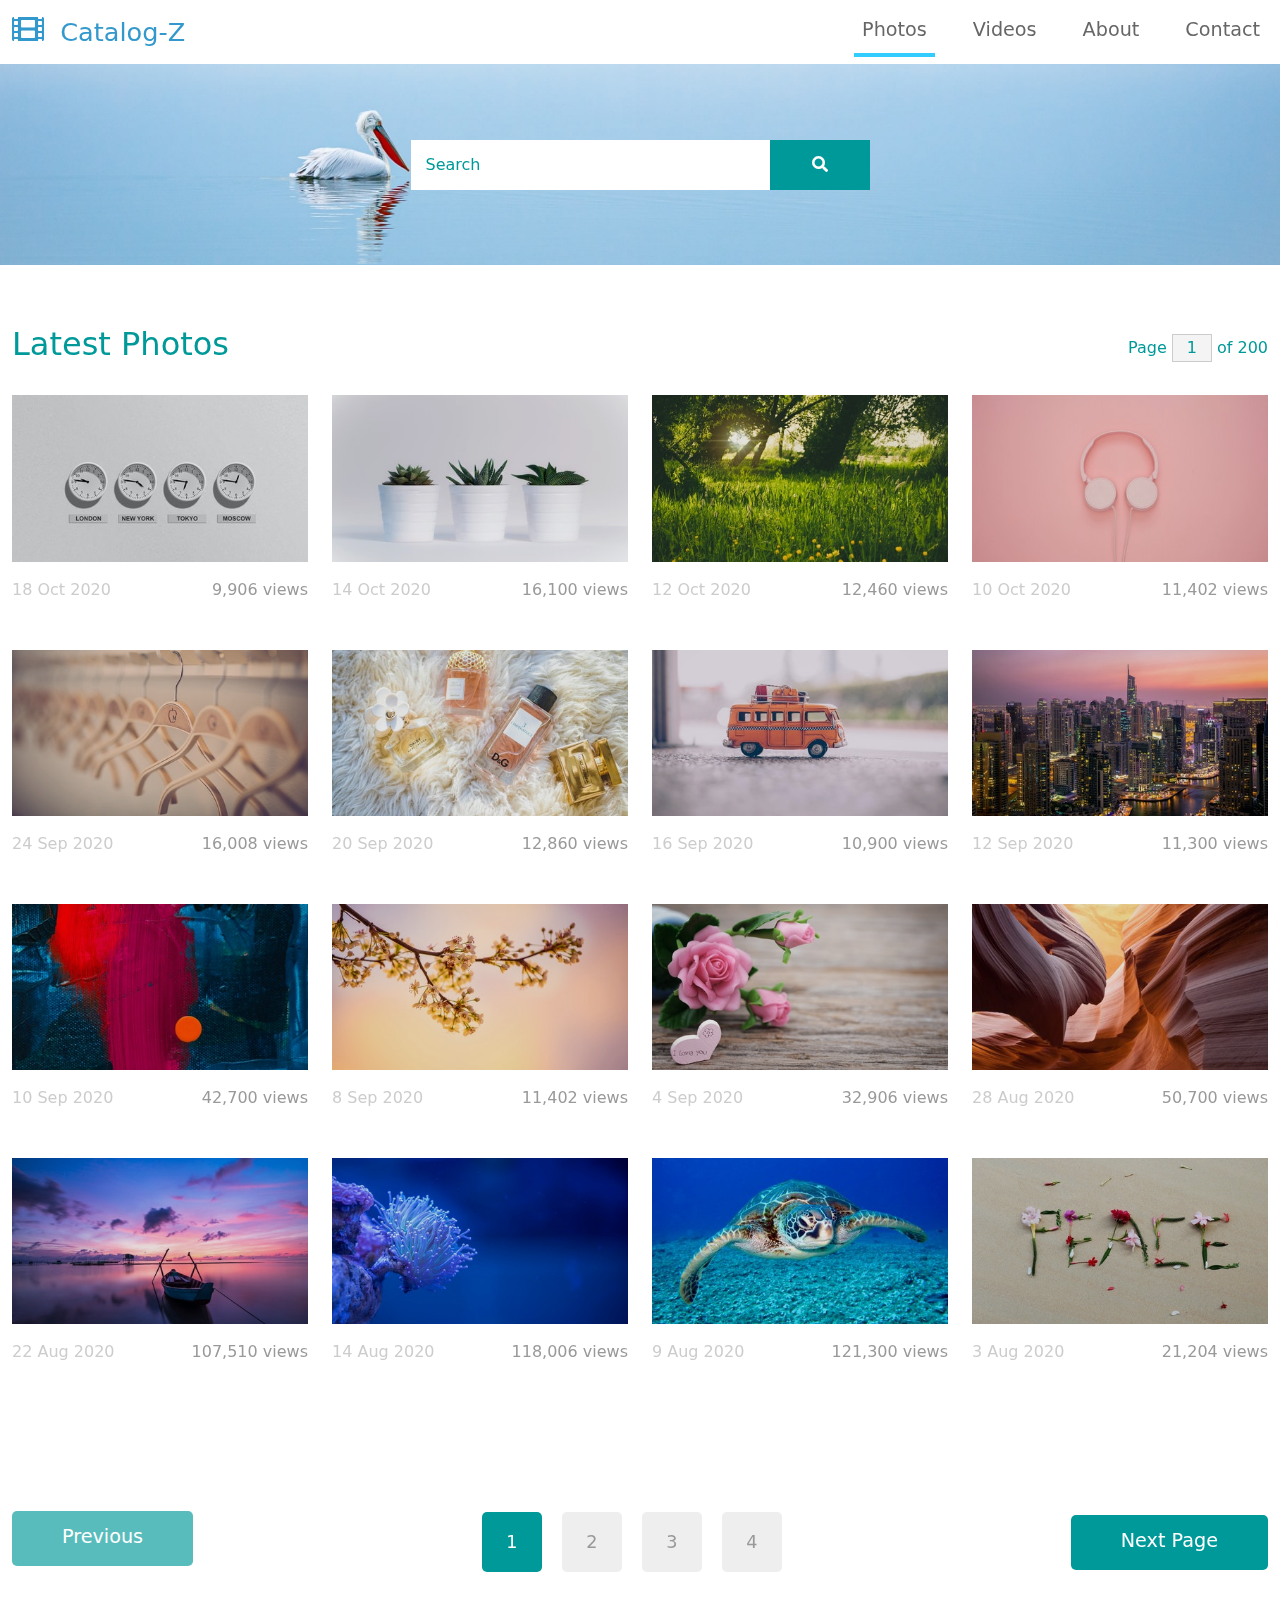
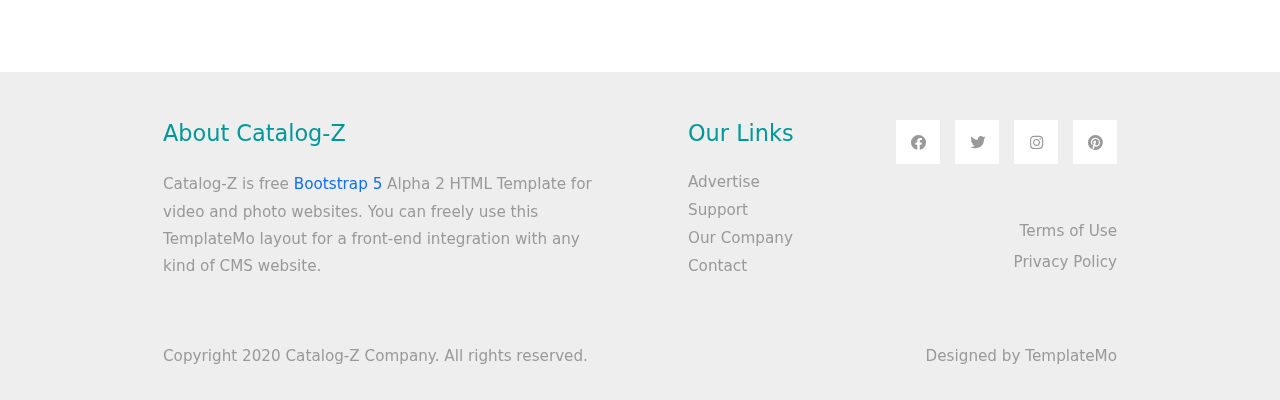
<file: templatemo_556_catalog_z/index.html>
<!DOCTYPE html>
<html lang="en">
<head>
    <meta charset="UTF-8">
    <meta name="viewport" content="width=device-width, initial-scale=1.0">
    <title>Catalog-Z Bootstrap 5.0 HTML Template</title>
    <link rel="stylesheet" href="css/bootstrap.min.css">
    <link rel="stylesheet" href="fontawesome/css/all.min.css">
    <link rel="stylesheet" href="css/templatemo-style.css">
<!--
    
TemplateMo 556 Catalog-Z

https://templatemo.com/tm-556-catalog-z

-->
</head>
<body>
    <!-- Page Loader -->
    <div id="loader-wrapper">
        <div id="loader"></div>

        <div class="loader-section section-left"></div>
        <div class="loader-section section-right"></div>

    </div>
    <nav class="navbar navbar-expand-lg">
        <div class="container-fluid">
            <a class="navbar-brand" href="#">
                <i class="fas fa-film mr-2"></i>
                Catalog-Z
            </a>
            <button class="navbar-toggler" type="button" data-toggle="collapse" data-target="#navbarSupportedContent" aria-controls="navbarSupportedContent" aria-expanded="false" aria-label="Toggle navigation">
                <i class="fas fa-bars"></i>
            </button>
            <div class="collapse navbar-collapse" id="navbarSupportedContent">
            <ul class="navbar-nav ml-auto mb-2 mb-lg-0">
                <li class="nav-item">
                    <a class="nav-link nav-link-1 active" aria-current="page" href="index.html">Photos</a>
                </li>
                <li class="nav-item">
                    <a class="nav-link nav-link-2" href="videos.html">Videos</a>
                </li>
                <li class="nav-item">
                    <a class="nav-link nav-link-3" href="about.html">About</a>
                </li>
                <li class="nav-item">
                    <a class="nav-link nav-link-4" href="contact.html">Contact</a>
                </li>
            </ul>
            </div>
        </div>
    </nav>

    <div class="tm-hero d-flex justify-content-center align-items-center" data-parallax="scroll" data-image-src="img/hero.jpg">
        <form class="d-flex tm-search-form">
            <input class="form-control tm-search-input" type="search" placeholder="Search" aria-label="Search">
            <button class="btn btn-outline-success tm-search-btn" type="submit">
                <i class="fas fa-search"></i>
            </button>
        </form>
    </div>

    <div class="container-fluid tm-container-content tm-mt-60">
        <div class="row mb-4">
            <h2 class="col-6 tm-text-primary">
                Latest Photos
            </h2>
            <div class="col-6 d-flex justify-content-end align-items-center">
                <form action="" class="tm-text-primary">
                    Page <input type="text" value="1" size="1" class="tm-input-paging tm-text-primary"> of 200
                </form>
            </div>
        </div>
        <div class="row tm-mb-90 tm-gallery">
        	<div class="col-xl-3 col-lg-4 col-md-6 col-sm-6 col-12 mb-5">
                <figure class="effect-ming tm-video-item">
                    <img src="img/img-03.jpg" alt="Image" class="img-fluid">
                    <figcaption class="d-flex align-items-center justify-content-center">
                        <h2>Clocks</h2>
                        <a href="photo-detail.html">View more</a>
                    </figcaption>                    
                </figure>
                <div class="d-flex justify-content-between tm-text-gray">
                    <span class="tm-text-gray-light">18 Oct 2020</span>
                    <span>9,906 views</span>
                </div>
            </div>
            <div class="col-xl-3 col-lg-4 col-md-6 col-sm-6 col-12 mb-5">
                <figure class="effect-ming tm-video-item">
                    <img src="img/img-04.jpg" alt="Image" class="img-fluid">
                    <figcaption class="d-flex align-items-center justify-content-center">
                        <h2>Plants</h2>
                        <a href="photo-detail.html">View more</a>
                    </figcaption>                    
                </figure>
                <div class="d-flex justify-content-between tm-text-gray">
                    <span class="tm-text-gray-light">14 Oct 2020</span>
                    <span>16,100 views</span>
                </div>
            </div>
            <div class="col-xl-3 col-lg-4 col-md-6 col-sm-6 col-12 mb-5">
                <figure class="effect-ming tm-video-item">
                    <img src="img/img-05.jpg" alt="Image" class="img-fluid">
                    <figcaption class="d-flex align-items-center justify-content-center">
                        <h2>Morning</h2>
                        <a href="photo-detail.html">View more</a>
                    </figcaption>                    
                </figure>
                <div class="d-flex justify-content-between tm-text-gray">
                    <span class="tm-text-gray-light">12 Oct 2020</span>
                    <span>12,460 views</span>
                </div>
            </div>
            <div class="col-xl-3 col-lg-4 col-md-6 col-sm-6 col-12 mb-5">
                <figure class="effect-ming tm-video-item">
                    <img src="img/img-06.jpg" alt="Image" class="img-fluid">
                    <figcaption class="d-flex align-items-center justify-content-center">
                        <h2>Pinky</h2>
                        <a href="photo-detail.html">View more</a>
                    </figcaption>                    
                </figure>
                <div class="d-flex justify-content-between tm-text-gray">
                    <span class="tm-text-gray-light">10 Oct 2020</span>
                    <span>11,402 views</span>
                </div>
            </div>
            
            <div class="col-xl-3 col-lg-4 col-md-6 col-sm-6 col-12 mb-5">
                <figure class="effect-ming tm-video-item">
                    <img src="img/img-01.jpg" alt="Image" class="img-fluid">
                    <figcaption class="d-flex align-items-center justify-content-center">
                        <h2>Hangers</h2>
                        <a href="photo-detail.html">View more</a>
                    </figcaption>                    
                </figure>
                <div class="d-flex justify-content-between tm-text-gray">
                    <span class="tm-text-gray-light">24 Sep 2020</span>
                    <span>16,008 views</span>
                </div>
            </div>
            <div class="col-xl-3 col-lg-4 col-md-6 col-sm-6 col-12 mb-5">
                <figure class="effect-ming tm-video-item">
                    <img src="img/img-02.jpg" alt="Image" class="img-fluid">
                    <figcaption class="d-flex align-items-center justify-content-center">
                        <h2>Perfumes</h2>
                        <a href="photo-detail.html">View more</a>
                    </figcaption>                    
                </figure>
                <div class="d-flex justify-content-between tm-text-gray">
                    <span class="tm-text-gray-light">20 Sep 2020</span>
                    <span>12,860 views</span>
                </div>
            </div>
            <div class="col-xl-3 col-lg-4 col-md-6 col-sm-6 col-12 mb-5">
                <figure class="effect-ming tm-video-item">
                    <img src="img/img-07.jpg" alt="Image" class="img-fluid">
                    <figcaption class="d-flex align-items-center justify-content-center">
                        <h2>Bus</h2>
                        <a href="photo-detail.html">View more</a>
                    </figcaption>                    
                </figure>
                <div class="d-flex justify-content-between tm-text-gray">
                    <span class="tm-text-gray-light">16 Sep 2020</span>
                    <span>10,900 views</span>
                </div>
            </div>
            <div class="col-xl-3 col-lg-4 col-md-6 col-sm-6 col-12 mb-5">
                <figure class="effect-ming tm-video-item">
                    <img src="img/img-08.jpg" alt="Image" class="img-fluid">
                    <figcaption class="d-flex align-items-center justify-content-center">
                        <h2>New York</h2>
                        <a href="photo-detail.html">View more</a>
                    </figcaption>                    
                </figure>
                <div class="d-flex justify-content-between tm-text-gray">
                    <span class="tm-text-gray-light">12 Sep 2020</span>
                    <span>11,300 views</span>
                </div>
            </div>
            <div class="col-xl-3 col-lg-4 col-md-6 col-sm-6 col-12 mb-5">
                <figure class="effect-ming tm-video-item">
                    <img src="img/img-09.jpg" alt="Image" class="img-fluid">
                    <figcaption class="d-flex align-items-center justify-content-center">
                        <h2>Abstract</h2>
                        <a href="photo-detail.html">View more</a>
                    </figcaption>                    
                </figure>
                <div class="d-flex justify-content-between tm-text-gray">
                    <span class="tm-text-gray-light">10 Sep 2020</span>
                    <span>42,700 views</span>
                </div>
            </div>
            <div class="col-xl-3 col-lg-4 col-md-6 col-sm-6 col-12 mb-5">
                <figure class="effect-ming tm-video-item">
                    <img src="img/img-10.jpg" alt="Image" class="img-fluid">
                    <figcaption class="d-flex align-items-center justify-content-center">
                        <h2>Flowers</h2>
                        <a href="photo-detail.html">View more</a>
                    </figcaption>                    
                </figure>
                <div class="d-flex justify-content-between tm-text-gray">
                    <span class="tm-text-gray-light">8 Sep 2020</span>
                    <span>11,402 views</span>
                </div>
            </div>
            <div class="col-xl-3 col-lg-4 col-md-6 col-sm-6 col-12 mb-5">
                <figure class="effect-ming tm-video-item">
                    <img src="img/img-11.jpg" alt="Image" class="img-fluid">
                    <figcaption class="d-flex align-items-center justify-content-center">
                        <h2>Rosy</h2>
                        <a href="photo-detail.html">View more</a>
                    </figcaption>                    
                </figure>
                <div class="d-flex justify-content-between tm-text-gray">
                    <span class="tm-text-gray-light">4 Sep 2020</span>
                    <span>32,906 views</span>
                </div>
            </div>
            <div class="col-xl-3 col-lg-4 col-md-6 col-sm-6 col-12 mb-5">
                <figure class="effect-ming tm-video-item">
                    <img src="img/img-12.jpg" alt="Image" class="img-fluid">
                    <figcaption class="d-flex align-items-center justify-content-center">
                        <h2>Rocki</h2>
                        <a href="photo-detail.html">View more</a>
                    </figcaption>                    
                </figure>
                <div class="d-flex justify-content-between tm-text-gray">
                    <span class="tm-text-gray-light">28 Aug 2020</span>
                    <span>50,700 views</span>
                </div>
            </div>
            <div class="col-xl-3 col-lg-4 col-md-6 col-sm-6 col-12 mb-5">
                <figure class="effect-ming tm-video-item">
                    <img src="img/img-13.jpg" alt="Image" class="img-fluid">
                    <figcaption class="d-flex align-items-center justify-content-center">
                        <h2>Purple</h2>
                        <a href="photo-detail.html">View more</a>
                    </figcaption>                    
                </figure>
                <div class="d-flex justify-content-between tm-text-gray">
                    <span class="tm-text-gray-light">22 Aug 2020</span>
                    <span>107,510 views</span>
                </div>
            </div>
            <div class="col-xl-3 col-lg-4 col-md-6 col-sm-6 col-12 mb-5">
                <figure class="effect-ming tm-video-item">
                    <img src="img/img-14.jpg" alt="Image" class="img-fluid">
                    <figcaption class="d-flex align-items-center justify-content-center">
                        <h2>Sea</h2>
                        <a href="photo-detail.html">View more</a>
                    </figcaption>                    
                </figure>
                <div class="d-flex justify-content-between tm-text-gray">
                    <span class="tm-text-gray-light">14 Aug 2020</span>
                    <span>118,006 views</span>
                </div>
            </div>
            <div class="col-xl-3 col-lg-4 col-md-6 col-sm-6 col-12 mb-5">
                <figure class="effect-ming tm-video-item">
                    <img src="img/img-15.jpg" alt="Image" class="img-fluid">
                    <figcaption class="d-flex align-items-center justify-content-center">
                        <h2>Turtle</h2>
                        <a href="photo-detail.html">View more</a>
                    </figcaption>                    
                </figure>
                <div class="d-flex justify-content-between tm-text-gray">
                    <span class="tm-text-gray-light">9 Aug 2020</span>
                    <span>121,300 views</span>
                </div>
            </div>
            <div class="col-xl-3 col-lg-4 col-md-6 col-sm-6 col-12 mb-5">
                <figure class="effect-ming tm-video-item">
                    <img src="img/img-16.jpg" alt="Image" class="img-fluid">
                    <figcaption class="d-flex align-items-center justify-content-center">
                        <h2>Peace</h2>
                        <a href="photo-detail.html">View more</a>
                    </figcaption>                    
                </figure>
                <div class="d-flex justify-content-between tm-text-gray">
                    <span class="tm-text-gray-light">3 Aug 2020</span>
                    <span>21,204 views</span>
                </div>
            </div>         
        </div> <!-- row -->
        <div class="row tm-mb-90">
            <div class="col-12 d-flex justify-content-between align-items-center tm-paging-col">
                <a href="javascript:void(0);" class="btn btn-primary tm-btn-prev mb-2 disabled">Previous</a>
                <div class="tm-paging d-flex">
                    <a href="javascript:void(0);" class="active tm-paging-link">1</a>
                    <a href="javascript:void(0);" class="tm-paging-link">2</a>
                    <a href="javascript:void(0);" class="tm-paging-link">3</a>
                    <a href="javascript:void(0);" class="tm-paging-link">4</a>
                </div>
                <a href="javascript:void(0);" class="btn btn-primary tm-btn-next">Next Page</a>
            </div>            
        </div>
    </div> <!-- container-fluid, tm-container-content -->

    <footer class="tm-bg-gray pt-5 pb-3 tm-text-gray tm-footer">
        <div class="container-fluid tm-container-small">
            <div class="row">
                <div class="col-lg-6 col-md-12 col-12 px-5 mb-5">
                    <h3 class="tm-text-primary mb-4 tm-footer-title">About Catalog-Z</h3>
                    <p>Catalog-Z is free <a rel="sponsored" href="https://v5.getbootstrap.com/">Bootstrap 5</a> Alpha 2 HTML Template for video and photo websites. You can freely use this TemplateMo layout for a front-end integration with any kind of CMS website.</p>
                </div>
                <div class="col-lg-3 col-md-6 col-sm-6 col-12 px-5 mb-5">
                    <h3 class="tm-text-primary mb-4 tm-footer-title">Our Links</h3>
                    <ul class="tm-footer-links pl-0">
                        <li><a href="#">Advertise</a></li>
                        <li><a href="#">Support</a></li>
                        <li><a href="#">Our Company</a></li>
                        <li><a href="#">Contact</a></li>
                    </ul>
                </div>
                <div class="col-lg-3 col-md-6 col-sm-6 col-12 px-5 mb-5">
                    <ul class="tm-social-links d-flex justify-content-end pl-0 mb-5">
                        <li class="mb-2"><a href="https://facebook.com"><i class="fab fa-facebook"></i></a></li>
                        <li class="mb-2"><a href="https://twitter.com"><i class="fab fa-twitter"></i></a></li>
                        <li class="mb-2"><a href="https://instagram.com"><i class="fab fa-instagram"></i></a></li>
                        <li class="mb-2"><a href="https://pinterest.com"><i class="fab fa-pinterest"></i></a></li>
                    </ul>
                    <a href="#" class="tm-text-gray text-right d-block mb-2">Terms of Use</a>
                    <a href="#" class="tm-text-gray text-right d-block">Privacy Policy</a>
                </div>
            </div>
            <div class="row">
                <div class="col-lg-8 col-md-7 col-12 px-5 mb-3">
                    Copyright 2020 Catalog-Z Company. All rights reserved.
                </div>
                <div class="col-lg-4 col-md-5 col-12 px-5 text-right">
                    Designed by <a href="https://templatemo.com" class="tm-text-gray" rel="sponsored" target="_parent">TemplateMo</a>
                </div>
            </div>
        </div>
    </footer>
    
    <script src="js/plugins.js"></script>
    <script>
        $(window).on("load", function() {
            $('body').addClass('loaded');
        });
    </script>
</body>
</html>
</file>
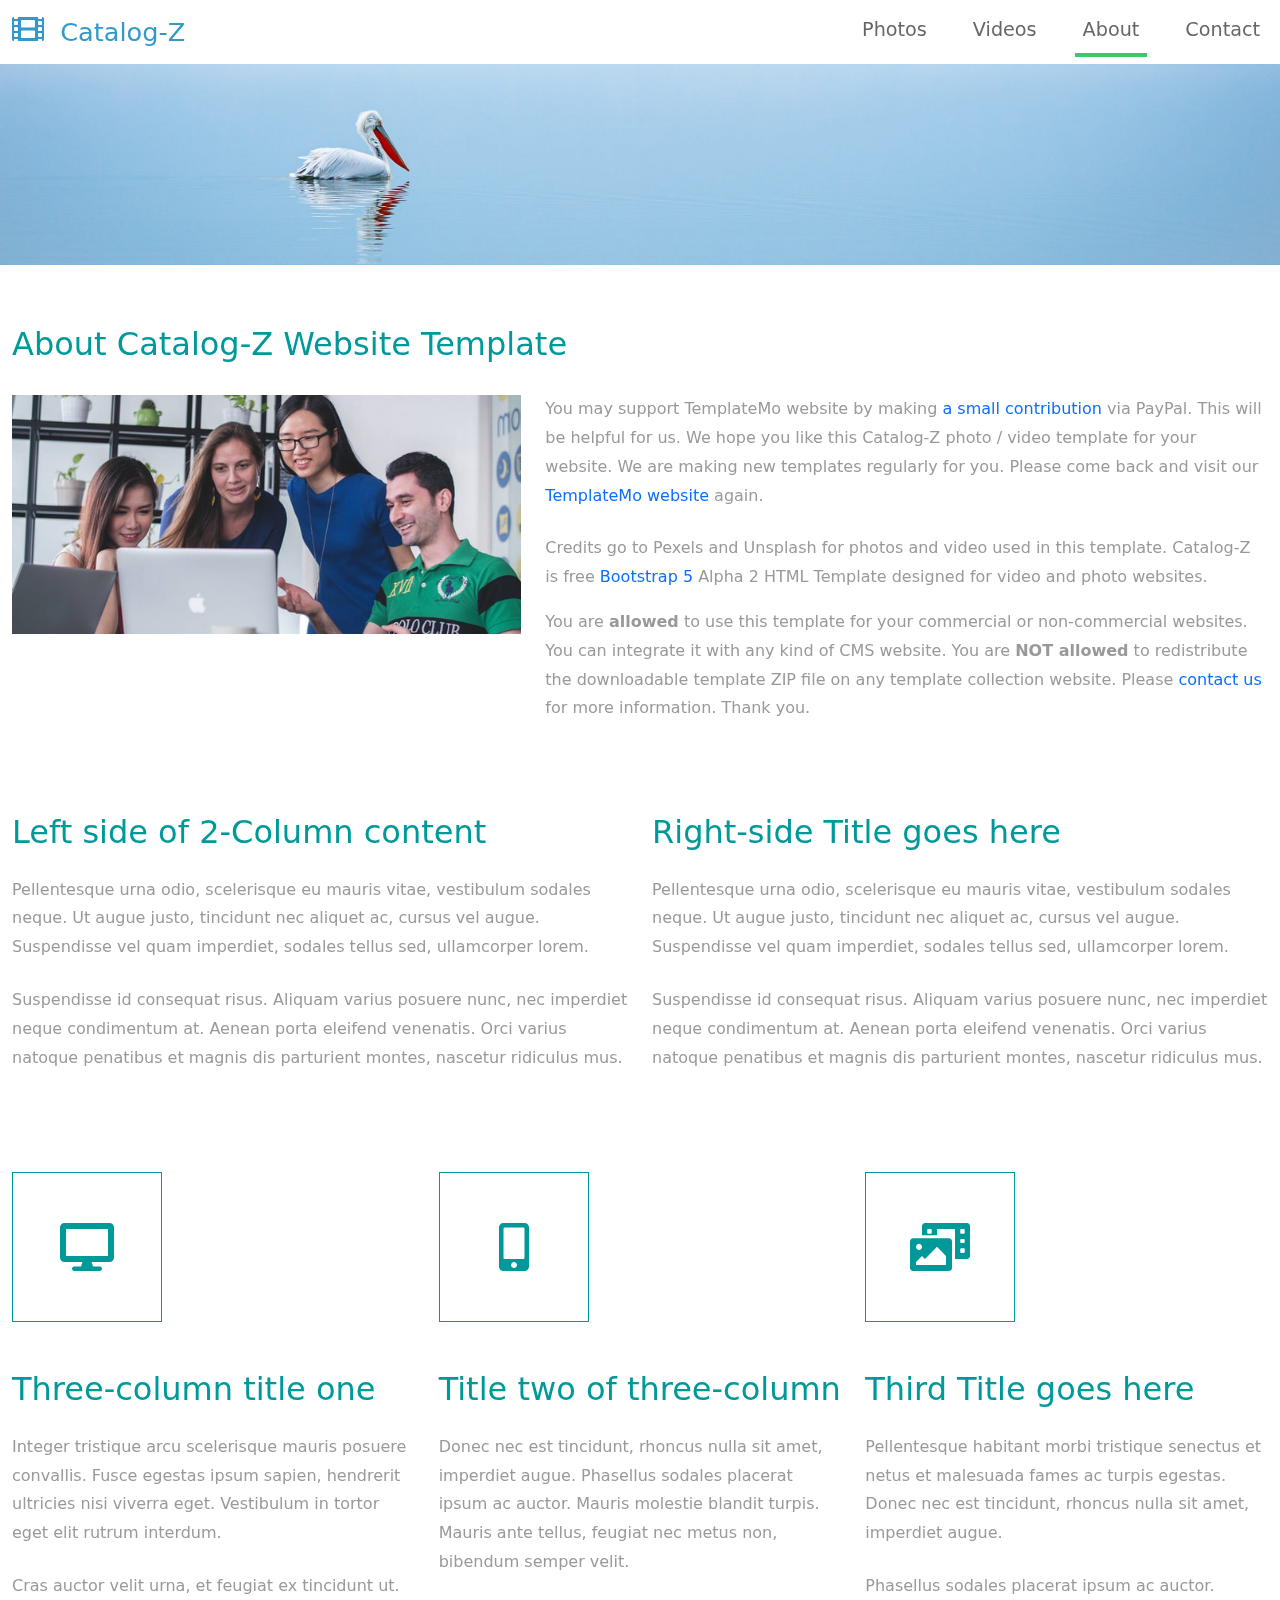
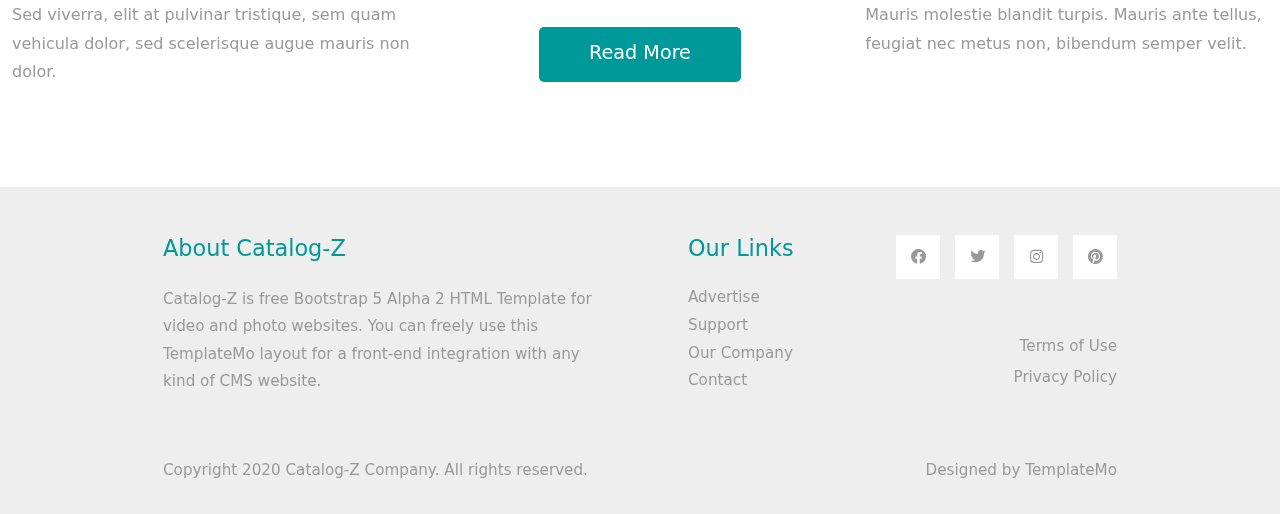
<file: templatemo_556_catalog_z/about.html>
<!DOCTYPE html>
<html lang="en">
<head>
    <meta charset="UTF-8">
    <meta name="viewport" content="width=device-width, initial-scale=1.0">
    <title>Catalog-Z About page</title>
    <link rel="stylesheet" href="css/bootstrap.min.css">
    <link rel="stylesheet" href="fontawesome/css/all.min.css">
    <link rel="stylesheet" href="css/templatemo-style.css">
<!--
    
TemplateMo 556 Catalog-Z

https://templatemo.com/tm-556-catalog-z

-->
</head>
<body>
    <!-- Page Loader -->
    <div id="loader-wrapper">
        <div id="loader"></div>

        <div class="loader-section section-left"></div>
        <div class="loader-section section-right"></div>

    </div>
    <nav class="navbar navbar-expand-lg">
        <div class="container-fluid">
            <a class="navbar-brand" href="index.html">
                <i class="fas fa-film mr-2"></i>
                Catalog-Z
            </a>
            <button class="navbar-toggler" type="button" data-toggle="collapse" data-target="#navbarSupportedContent" aria-controls="navbarSupportedContent" aria-expanded="false" aria-label="Toggle navigation">
                <i class="fas fa-bars"></i>
            </button>
            <div class="collapse navbar-collapse" id="navbarSupportedContent">
            <ul class="navbar-nav ml-auto mb-2 mb-lg-0">
                <li class="nav-item">
                    <a class="nav-link nav-link-1" href="index.html">Photos</a>
                </li>
                <li class="nav-item">
                    <a class="nav-link nav-link-2" href="videos.html">Videos</a>
                </li>
                <li class="nav-item">
                    <a class="nav-link nav-link-3 active" aria-current="page" href="about.html">About</a>
                </li>
                <li class="nav-item">
                    <a class="nav-link nav-link-4" href="contact.html">Contact</a>
                </li>
            </ul>
            </div>
        </div>
    </nav>

    <div class="tm-hero d-flex justify-content-center align-items-center" data-parallax="scroll" data-image-src="img/hero.jpg"></div>

    <div class="container-fluid tm-mt-60">
        <div class="row mb-4">
            <h2 class="col-12 tm-text-primary">
                About Catalog-Z Website Template
            </h2>
        </div>
        <div class="row tm-mb-74 tm-row-1640">            
            <div class="col-lg-5 col-md-6 col-12 mb-3">
                <img src="img/about.jpg" alt="Image" class="img-fluid">
            </div>
            <div class="col-lg-7 col-md-6 col-12">
                <div class="tm-about-img-text">
                    <p class="mb-4">
                  You may support TemplateMo website by making <a href="https://paypal.me/templatemo" target="_parent" rel="sponsored">a small contribution</a> via PayPal. This will be helpful for us. We hope you like this Catalog-Z photo / video template for your website. We are making new templates regularly for you. Please come back and visit our <a rel="sponsored" href="https://templatemo.com" target="_parent">TemplateMo website</a> again. </p>
                    <p>
                        Credits go to Pexels and Unsplash for photos and video used in this template. Catalog-Z is free <a rel="sponsored" href="https://v5.getbootstrap.com/">Bootstrap 5</a> Alpha 2 HTML Template designed for video and photo websites.</p> 
                    <p>You are <b>allowed</b> to use this template for your commercial or non-commercial websites. You can integrate it with any kind of CMS website. You are <b>NOT allowed</b> to redistribute the downloadable template ZIP file on any template collection website. Please <a rel="nofollow" href="https://templatemo.com/contact" target="_parent">contact us</a> for more information. Thank you.</p>
                </div>                
            </div>
        </div>
        <div class="row tm-mb-50">
            <div class="col-md-6 col-12">
                <div class="tm-about-2-col">
                    <h2 class="tm-text-primary mb-4">
                        Left side of 2-Column content
                    </h2>
                    <p class="mb-4">
                        Pellentesque urna odio, scelerisque eu mauris vitae, vestibulum sodales neque. Ut augue justo, tincidunt nec aliquet ac, cursus vel augue. Suspendisse vel quam imperdiet, sodales tellus sed, ullamcorper lorem.
                    </p>
                    <p>
                        Suspendisse id consequat risus. Aliquam varius posuere nunc, nec imperdiet neque condimentum at. Aenean porta eleifend venenatis. Orci varius natoque penatibus et magnis dis parturient montes, nascetur ridiculus mus.
                    </p>
                </div>                
            </div> 
            <div class="col-md-6 col-12">
                <div class="tm-about-2-col">
                    <h2 class="tm-text-primary mb-4">
                        Right-side Title goes here
                    </h2>
                    <p class="mb-4">
                        Pellentesque urna odio, scelerisque eu mauris vitae, vestibulum sodales neque. Ut augue justo, tincidunt nec aliquet ac, cursus vel augue. Suspendisse vel quam imperdiet, sodales tellus sed, ullamcorper lorem.
                    </p>
                    <p>
                        Suspendisse id consequat risus. Aliquam varius posuere nunc, nec imperdiet neque condimentum at. Aenean porta eleifend venenatis. Orci varius natoque penatibus et magnis dis parturient montes, nascetur ridiculus mus.
                    </p>
                </div>                
            </div>     
        </div> <!-- row -->
        <div class="row tm-mb-50">
            <div class="col-md-4 col-12">
                <div class="tm-about-3-col">
                    <div class="tm-about-icon-container mb-5">
                        <i class="fas fa-desktop fa-3x tm-text-primary"></i>
                    </div>                
                    <h2 class="tm-text-primary mb-4">Three-column title one</h2>
                    <p class="mb-4">Integer tristique arcu scelerisque mauris posuere convallis. Fusce egestas ipsum sapien, hendrerit ultricies nisi viverra eget. Vestibulum in tortor eget elit rutrum interdum. </p>
                    <p>Cras auctor velit urna, et feugiat ex tincidunt ut. Sed viverra, elit at pulvinar tristique, sem quam vehicula dolor, sed scelerisque augue mauris non dolor.</p>
                </div>                
            </div>
            <div class="col-md-4 col-12">
                <div class="tm-about-3-col">
                    <div class="tm-about-icon-container mb-5">
                        <i class="fas fa-mobile-alt fa-3x tm-text-primary"></i>
                    </div>                
                    <h2 class="tm-text-primary mb-4">Title two of three-column</h2>
                    <p class="tm-mb-50">Donec nec est tincidunt, rhoncus nulla sit amet, imperdiet augue. Phasellus sodales placerat ipsum ac auctor. Mauris molestie blandit turpis. Mauris ante tellus, feugiat nec metus non, bibendum semper velit.</p>                
                    <div class="text-center">
                        <a href="#" class="btn btn-primary">Read More</a>
                    </div>
                </div>                
            </div>
            <div class="col-md-4 col-12">
                <div class="tm-about-3-col">
                    <div class="tm-about-icon-container mb-5">
                        <i class="fas fa-photo-video fa-3x tm-text-primary"></i>
                    </div>                
                    <h2 class="tm-text-primary mb-4">Third Title goes here</h2>
                    <p class="mb-4">Pellentesque habitant morbi tristique senectus et netus et malesuada fames ac turpis egestas. Donec nec est tincidunt, rhoncus nulla sit amet, imperdiet augue. </p>
                    <p>Phasellus sodales placerat ipsum ac auctor. Mauris molestie blandit turpis. Mauris ante tellus, feugiat nec metus non, bibendum semper velit.</p>
                </div>                
            </div>
        </div>
    </div> <!-- container-fluid, tm-container-content -->

    <footer class="tm-bg-gray pt-5 pb-3 tm-text-gray tm-footer">
        <div class="container-fluid tm-container-small">
            <div class="row">
                <div class="col-lg-6 col-md-12 col-12 px-5 mb-5">
                    <h3 class="tm-text-primary mb-4 tm-footer-title">About Catalog-Z</h3>
                    <p>Catalog-Z is free Bootstrap 5 Alpha 2 HTML Template for video and photo websites. You can freely use this TemplateMo layout for a front-end integration with any kind of CMS website.</p>
                </div>
                <div class="col-lg-3 col-md-6 col-sm-6 col-12 px-5 mb-5">
                    <h3 class="tm-text-primary mb-4 tm-footer-title">Our Links</h3>
                    <ul class="tm-footer-links pl-0">
                        <li><a href="#">Advertise</a></li>
                        <li><a href="#">Support</a></li>
                        <li><a href="#">Our Company</a></li>
                        <li><a href="#">Contact</a></li>
                    </ul>
                </div>
                <div class="col-lg-3 col-md-6 col-sm-6 col-12 px-5 mb-5">
                    <ul class="tm-social-links d-flex justify-content-end pl-0 mb-5">
                        <li class="mb-2"><a href="https://facebook.com"><i class="fab fa-facebook"></i></a></li>
                        <li class="mb-2"><a href="https://twitter.com"><i class="fab fa-twitter"></i></a></li>
                        <li class="mb-2"><a href="https://instagram.com"><i class="fab fa-instagram"></i></a></li>
                        <li class="mb-2"><a href="https://pinterest.com"><i class="fab fa-pinterest"></i></a></li>
                    </ul>
                    <a href="#" class="tm-text-gray text-right d-block mb-2">Terms of Use</a>
                    <a href="#" class="tm-text-gray text-right d-block">Privacy Policy</a>
                </div>
            </div>
            <div class="row">
                <div class="col-lg-8 col-md-7 col-12 px-5 mb-3">
                    Copyright 2020 Catalog-Z Company. All rights reserved.
                </div>
                <div class="col-lg-4 col-md-5 col-12 px-5 text-right">
                    Designed by <a href="https://templatemo.com" class="tm-text-gray" rel="sponsored" target="_parent">TemplateMo</a>
                </div>
            </div>
        </div>
    </footer>
    
    <script src="js/plugins.js"></script>
    <script>
        $(window).on("load", function() {
            $('body').addClass('loaded');
        });
    </script>
</body>
</html>
</file>
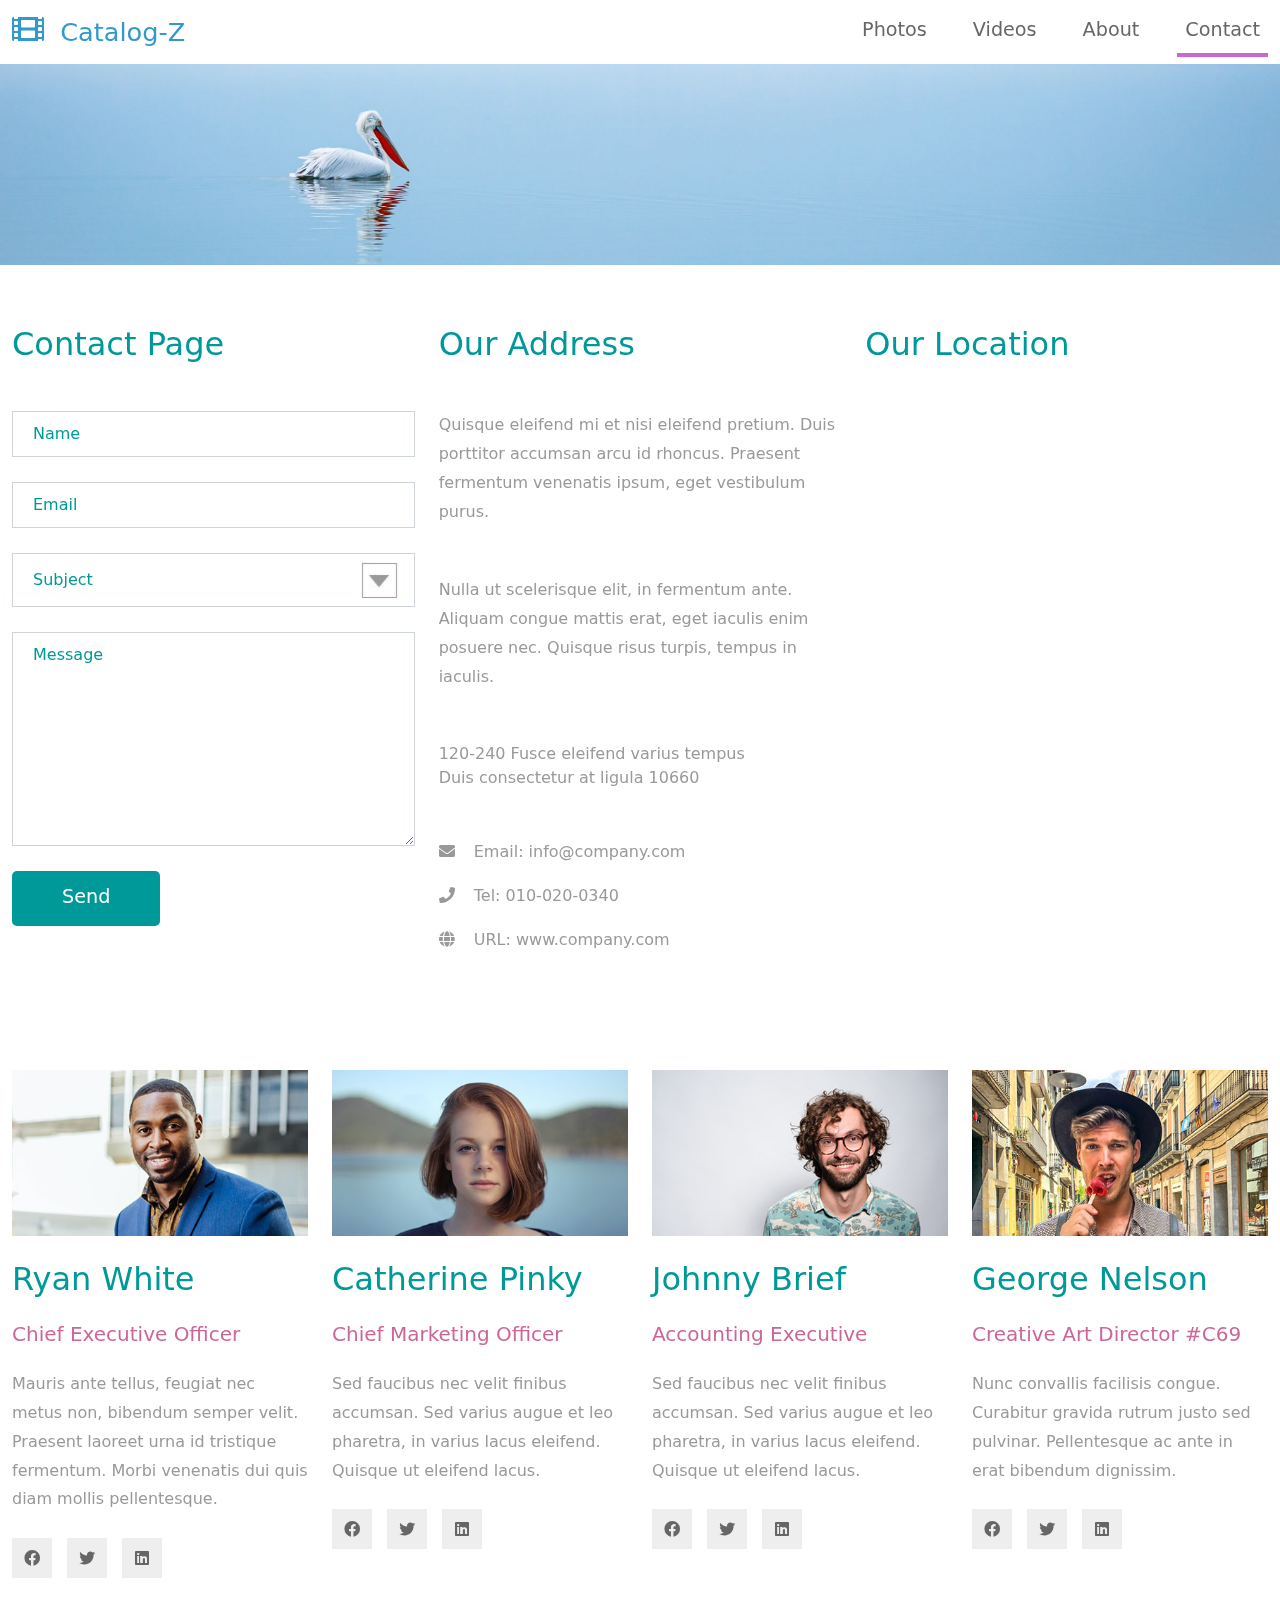
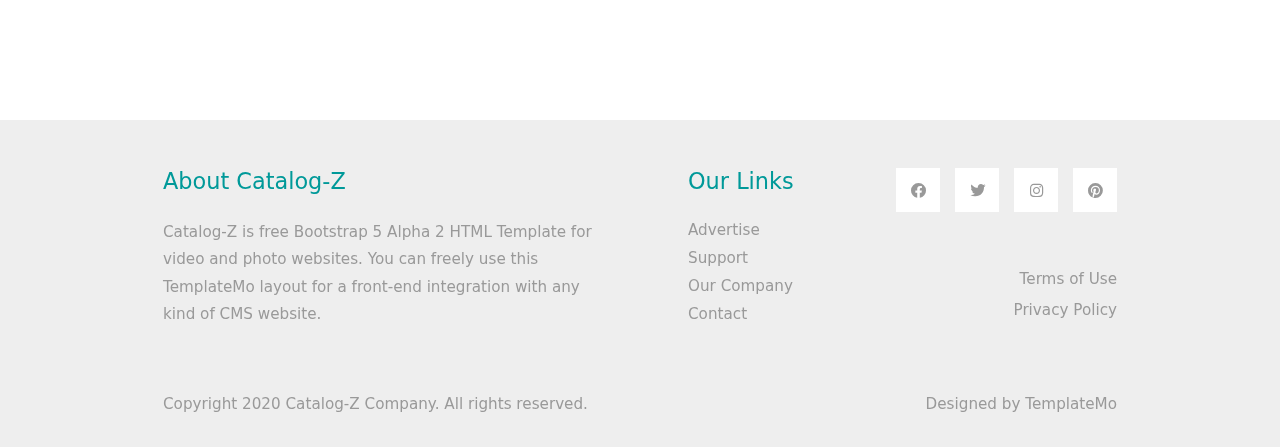
<file: templatemo_556_catalog_z/contact.html>
<!DOCTYPE html>
<html lang="en">
<head>
    <meta charset="UTF-8">
    <meta name="viewport" content="width=device-width, initial-scale=1.0">
    <title>Catalog-Z Contact page</title>
    <link rel="stylesheet" href="css/bootstrap.min.css">
    <link rel="stylesheet" href="fontawesome/css/all.min.css">
    <link rel="stylesheet" href="css/templatemo-style.css">
<!--
    
TemplateMo 556 Catalog-Z

https://templatemo.com/tm-556-catalog-z

-->
</head>
<body>
    <!-- Page Loader -->
    <div id="loader-wrapper">
        <div id="loader"></div>

        <div class="loader-section section-left"></div>
        <div class="loader-section section-right"></div>

    </div>
    <nav class="navbar navbar-expand-lg">
        <div class="container-fluid">
            <a class="navbar-brand" href="index.html">
                <i class="fas fa-film mr-2"></i>
                Catalog-Z
            </a>
            <button class="navbar-toggler" type="button" data-toggle="collapse" data-target="#navbarSupportedContent" aria-controls="navbarSupportedContent" aria-expanded="false" aria-label="Toggle navigation">
                <i class="fas fa-bars"></i>
            </button>
            <div class="collapse navbar-collapse" id="navbarSupportedContent">
            <ul class="navbar-nav ml-auto mb-2 mb-lg-0">
                <li class="nav-item">
                    <a class="nav-link nav-link-1" href="index.html">Photos</a>
                </li>
                <li class="nav-item">
                    <a class="nav-link nav-link-2" href="videos.html">Videos</a>
                </li>
                <li class="nav-item">
                    <a class="nav-link nav-link-3" href="about.html">About</a>
                </li>
                <li class="nav-item">
                    <a class="nav-link nav-link-4 active" aria-current="page" href="contact.html">Contact</a>
                </li>
            </ul>
            </div>
        </div>
    </nav>

    <div class="tm-hero d-flex justify-content-center align-items-center" data-parallax="scroll" data-image-src="img/hero.jpg"></div>

    <div class="container-fluid tm-mt-60">
        <div class="row tm-mb-50">
            <div class="col-lg-4 col-12 mb-5">
                <h2 class="tm-text-primary mb-5">Contact Page</h2>
                <form id="contact-form" action="" method="POST" class="tm-contact-form mx-auto">
                    <div class="form-group">
                        <input type="text" name="name" class="form-control rounded-0" placeholder="Name" required />
                    </div>
                    <div class="form-group">
                        <input type="email" name="email" class="form-control rounded-0" placeholder="Email" required />
                    </div>
                    <div class="form-group">
                        <select class="form-control" id="contact-select" name="inquiry">
                            <option value="-">Subject</option>
                            <option value="sales">Sales &amp; Marketing</option>
                            <option value="creative">Creative Design</option>
                            <option value="uiux">UI / UX</option>
                        </select>
                    </div>
                    <div class="form-group">
                        <textarea rows="8" name="message" class="form-control rounded-0" placeholder="Message" required=></textarea>
                    </div>

                    <div class="form-group tm-text-right">
                        <button type="submit" class="btn btn-primary">Send</button>
                    </div>
                </form>                
            </div>
            <div class="col-lg-4 col-12 mb-5">
                <div class="tm-address-col">
                    <h2 class="tm-text-primary mb-5">Our Address</h2>
                    <p class="tm-mb-50">Quisque eleifend mi et nisi eleifend pretium. Duis porttitor accumsan arcu id rhoncus. Praesent fermentum venenatis ipsum, eget vestibulum purus. </p>
                    <p class="tm-mb-50">Nulla ut scelerisque elit, in fermentum ante. Aliquam congue mattis erat, eget iaculis enim posuere nec. Quisque risus turpis, tempus in iaculis.</p>
                    <address class="tm-text-gray tm-mb-50">
                        120-240 Fusce eleifend varius tempus<br>
                        Duis consectetur at ligula 10660
                    </address>
                    <ul class="tm-contacts">
                        <li>
                            <a href="#" class="tm-text-gray">
                                <i class="fas fa-envelope"></i>
                                Email: info@company.com
                            </a>
                        </li>
                        <li>
                            <a href="#" class="tm-text-gray">
                                <i class="fas fa-phone"></i>
                                Tel: 010-020-0340
                            </a>
                        </li>
                        <li>
                            <a href="#" class="tm-text-gray">
                                <i class="fas fa-globe"></i>
                                URL: www.company.com
                            </a>
                        </li>
                    </ul>
                </div>                
            </div>
            <div class="col-lg-4 col-12">
                <h2 class="tm-text-primary mb-5">Our Location</h2>
                <!-- Map -->
                <div class="mapouter mb-4">
                    <div class="gmap-canvas">
                        <iframe width="100%" height="520" id="gmap-canvas"
                            src="https://maps.google.com/maps?q=Av.+L%C3%BAcio+Costa,+Rio+de+Janeiro+-+RJ,+Brazil&t=&z=13&ie=UTF8&iwloc=&output=embed"
                            frameborder="0" scrolling="no" marginheight="0" marginwidth="0"></iframe>
                    </div>
                </div>               
            </div>
        </div>
        <div class="row tm-mb-74 tm-people-row">
            <div class="col-lg-3 col-md-6 col-sm-6 col-12 mb-5">
                <img src="img/people-1.jpg" alt="Image" class="mb-4 img-fluid">
                <h2 class="tm-text-primary mb-4">Ryan White</h2>
                <h3 class="tm-text-secondary h5 mb-4">Chief Executive Officer</h3>
                <p class="mb-4">
                    Mauris ante tellus, feugiat nec metus non, bibendum semper velit. Praesent laoreet urna id tristique fermentum. Morbi venenatis dui quis diam mollis pellentesque.
                </p>
                <ul class="tm-social pl-0 mb-0">
                    <li><a href="https://facebook.com"><i class="fab fa-facebook"></i></a></li>
                    <li><a href="https://twitter.com"><i class="fab fa-twitter"></i></a></li>
                    <li><a href="https://linkedin.com"><i class="fab fa-linkedin"></i></a></li>
                </ul>
            </div>
            <div class="col-lg-3 col-md-6 col-sm-6 col-12 mb-5">
                <img src="img/people-2.jpg" alt="Image" class="mb-4 img-fluid">
                <h2 class="tm-text-primary mb-4">Catherine Pinky</h2>
                <h3 class="tm-text-secondary h5 mb-4">Chief Marketing Officer</h3>
                <p class="mb-4">
                    Sed faucibus nec velit finibus accumsan. Sed varius augue et leo pharetra, in varius lacus eleifend. Quisque ut eleifend lacus.
                </p>
                <ul class="tm-social pl-0 mb-0">
                    <li><a href="https://facebook.com"><i class="fab fa-facebook"></i></a></li>
                    <li><a href="https://twitter.com"><i class="fab fa-twitter"></i></a></li>
                    <li><a href="https://linkedin.com"><i class="fab fa-linkedin"></i></a></li>
                </ul>
            </div>
            <div class="col-lg-3 col-md-6 col-sm-6 col-12 mb-5">
                <img src="img/people-3.jpg" alt="Image" class="mb-4 img-fluid">
                <h2 class="tm-text-primary mb-4">Johnny Brief</h2>
                <h3 class="tm-text-secondary h5 mb-4">Accounting Executive</h3>
                <p class="mb-4">
                    Sed faucibus nec velit finibus accumsan. Sed varius augue et leo pharetra, in varius lacus eleifend. Quisque ut eleifend lacus.
                </p>
                <ul class="tm-social pl-0 mb-0">
                    <li><a href="https://facebook.com"><i class="fab fa-facebook"></i></a></li>
                    <li><a href="https://twitter.com"><i class="fab fa-twitter"></i></a></li>
                    <li><a href="https://linkedin.com"><i class="fab fa-linkedin"></i></a></li>
                </ul>
            </div>
            <div class="col-lg-3 col-md-6 col-sm-6 col-12 mb-5">
                <img src="img/people-4.jpg" alt="Image" class="mb-4 img-fluid">
                <h2 class="tm-text-primary mb-4">George Nelson</h2>
                <h3 class="tm-text-secondary h5 mb-4">Creative Art Director #C69</h3>
                <p class="mb-4">
                    Nunc convallis facilisis congue. Curabitur gravida rutrum justo sed pulvinar. Pellentesque ac ante in erat bibendum dignissim.
                </p>
                <ul class="tm-social pl-0 mb-0">
                    <li><a href="https://facebook.com"><i class="fab fa-facebook"></i></a></li>
                    <li><a href="https://twitter.com"><i class="fab fa-twitter"></i></a></li>
                    <li><a href="https://linkedin.com"><i class="fab fa-linkedin"></i></a></li>
                </ul>
            </div>
        </div>
    </div> <!-- container-fluid, tm-container-content -->

    <footer class="tm-bg-gray pt-5 pb-3 tm-text-gray tm-footer">
        <div class="container-fluid tm-container-small">
            <div class="row">
                <div class="col-lg-6 col-md-12 col-12 px-5 mb-5">
                    <h3 class="tm-text-primary mb-4 tm-footer-title">About Catalog-Z</h3>
                    <p>Catalog-Z is free Bootstrap 5 Alpha 2 HTML Template for video and photo websites. You can freely use this TemplateMo layout for a front-end integration with any kind of CMS website.</p>
                </div>
                <div class="col-lg-3 col-md-6 col-sm-6 col-12 px-5 mb-5">
                    <h3 class="tm-text-primary mb-4 tm-footer-title">Our Links</h3>
                    <ul class="tm-footer-links pl-0">
                        <li><a href="#">Advertise</a></li>
                        <li><a href="#">Support</a></li>
                        <li><a href="#">Our Company</a></li>
                        <li><a href="#">Contact</a></li>
                    </ul>
                </div>
                <div class="col-lg-3 col-md-6 col-sm-6 col-12 px-5 mb-5">
                    <ul class="tm-social-links d-flex justify-content-end pl-0 mb-5">
                        <li class="mb-2"><a href="https://facebook.com"><i class="fab fa-facebook"></i></a></li>
                        <li class="mb-2"><a href="https://twitter.com"><i class="fab fa-twitter"></i></a></li>
                        <li class="mb-2"><a href="https://instagram.com"><i class="fab fa-instagram"></i></a></li>
                        <li class="mb-2"><a href="https://pinterest.com"><i class="fab fa-pinterest"></i></a></li>
                    </ul>
                    <a href="#" class="tm-text-gray text-right d-block mb-2">Terms of Use</a>
                    <a href="#" class="tm-text-gray text-right d-block">Privacy Policy</a>
                </div>
            </div>
            <div class="row">
                <div class="col-lg-8 col-md-7 col-12 px-5 mb-3">
                    Copyright 2020 Catalog-Z Company. All rights reserved.
                </div>
                <div class="col-lg-4 col-md-5 col-12 px-5 text-right">
                    Designed by <a href="https://templatemo.com" class="tm-text-gray" rel="sponsored" target="_parent">TemplateMo</a>
                </div>
            </div>
        </div>
    </footer>
    
    <script src="js/plugins.js"></script>
    <script>
        $(window).on("load", function() {
            $('body').addClass('loaded');
        });
    </script>
</body>
</html>
</file>
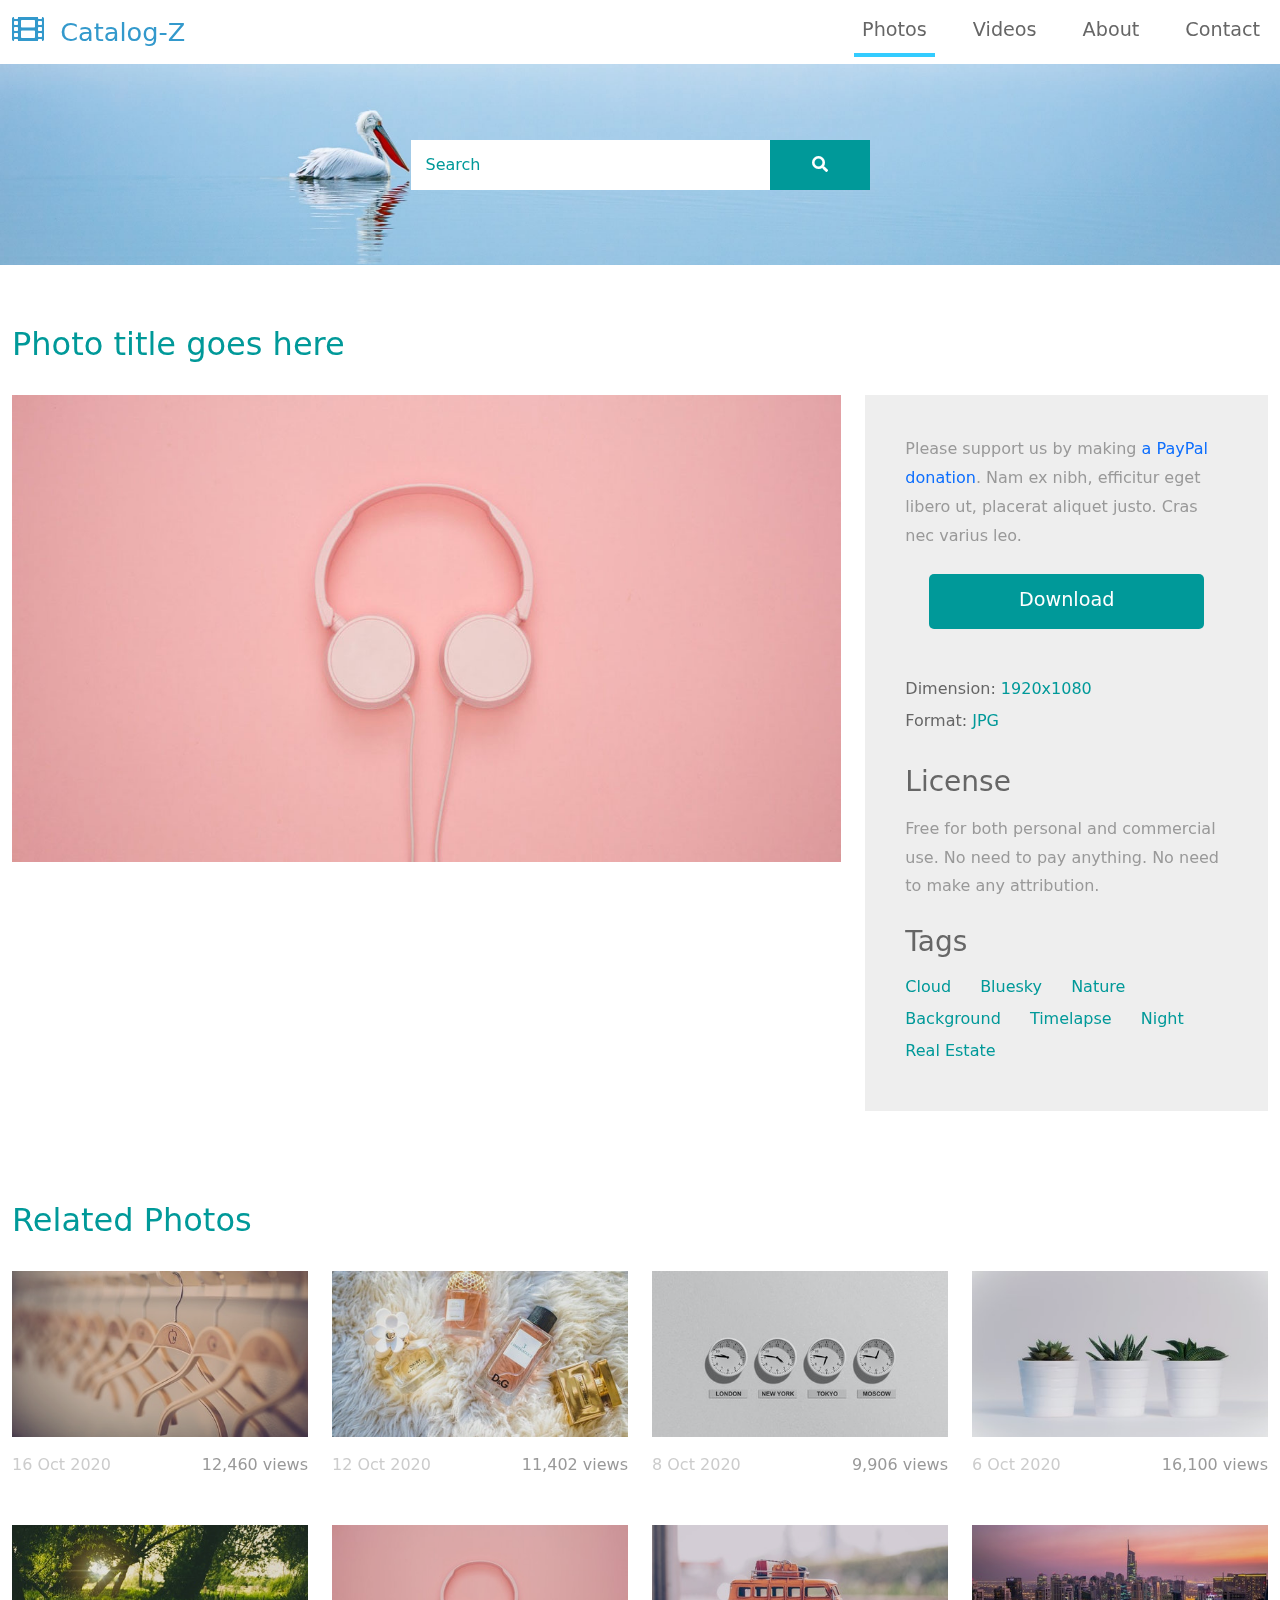
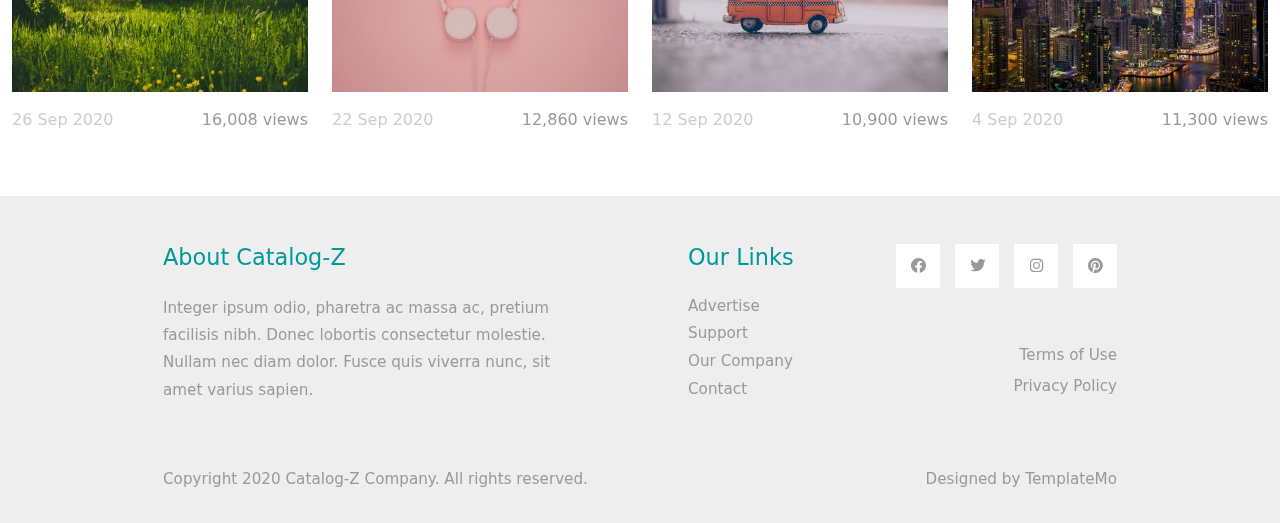
<file: templatemo_556_catalog_z/photo-detail.html>
<!DOCTYPE html>
<html lang="en">
<head>
    <meta charset="UTF-8">
    <meta name="viewport" content="width=device-width, initial-scale=1.0">
    <title>Catalog-Z Photo Detail Page</title>
    <link rel="stylesheet" href="css/bootstrap.min.css">
    <link rel="stylesheet" href="fontawesome/css/all.min.css">
    <link rel="stylesheet" href="css/templatemo-style.css">
<!--
    
TemplateMo 556 Catalog-Z

https://templatemo.com/tm-556-catalog-z

-->
</head>
<body>
    <!-- Page Loader -->
    <div id="loader-wrapper">
        <div id="loader"></div>

        <div class="loader-section section-left"></div>
        <div class="loader-section section-right"></div>

    </div>
    <nav class="navbar navbar-expand-lg">
        <div class="container-fluid">
            <a class="navbar-brand" href="index.html">
                <i class="fas fa-film mr-2"></i>
                Catalog-Z
            </a>
            <button class="navbar-toggler" type="button" data-toggle="collapse" data-target="#navbarSupportedContent" aria-controls="navbarSupportedContent" aria-expanded="false" aria-label="Toggle navigation">
                <i class="fas fa-bars"></i>
            </button>
            <div class="collapse navbar-collapse" id="navbarSupportedContent">
            <ul class="navbar-nav ml-auto mb-2 mb-lg-0">
                <li class="nav-item">
                    <a class="nav-link nav-link-1 active" aria-current="page" href="index.html">Photos</a>
                </li>
                <li class="nav-item">
                    <a class="nav-link nav-link-2" href="videos.html">Videos</a>
                </li>
                <li class="nav-item">
                    <a class="nav-link nav-link-3" href="about.html">About</a>
                </li>
                <li class="nav-item">
                    <a class="nav-link nav-link-4" href="contact.html">Contact</a>
                </li>
            </ul>
            </div>
        </div>
    </nav>

    <div class="tm-hero d-flex justify-content-center align-items-center" data-parallax="scroll" data-image-src="img/hero.jpg">
        <form class="d-flex tm-search-form">
            <input class="form-control tm-search-input" type="search" placeholder="Search" aria-label="Search">
            <button class="btn btn-outline-success tm-search-btn" type="submit">
                <i class="fas fa-search"></i>
            </button>
        </form>
    </div>

    <div class="container-fluid tm-container-content tm-mt-60">
        <div class="row mb-4">
            <h2 class="col-12 tm-text-primary">Photo title goes here</h2>
        </div>
        <div class="row tm-mb-90">            
            <div class="col-xl-8 col-lg-7 col-md-6 col-sm-12">
                <img src="img/img-01-big.jpg" alt="Image" class="img-fluid">
            </div>
            <div class="col-xl-4 col-lg-5 col-md-6 col-sm-12">
                <div class="tm-bg-gray tm-video-details">
                    <p class="mb-4">
                        Please support us by making <a href="https://paypal.me/templatemo" target="_parent" rel="sponsored">a PayPal donation</a>. Nam ex nibh, efficitur eget libero ut, placerat aliquet justo. Cras nec varius leo.
                    </p>
                    <div class="text-center mb-5">
                        <a href="#" class="btn btn-primary tm-btn-big">Download</a>
                    </div>                    
                    <div class="mb-4 d-flex flex-wrap">
                        <div class="mr-4 mb-2">
                            <span class="tm-text-gray-dark">Dimension: </span><span class="tm-text-primary">1920x1080</span>
                        </div>
                        <div class="mr-4 mb-2">
                            <span class="tm-text-gray-dark">Format: </span><span class="tm-text-primary">JPG</span>
                        </div>
                    </div>
                    <div class="mb-4">
                        <h3 class="tm-text-gray-dark mb-3">License</h3>
                        <p>Free for both personal and commercial use. No need to pay anything. No need to make any attribution.</p>
                    </div>
                    <div>
                        <h3 class="tm-text-gray-dark mb-3">Tags</h3>
                        <a href="#" class="tm-text-primary mr-4 mb-2 d-inline-block">Cloud</a>
                        <a href="#" class="tm-text-primary mr-4 mb-2 d-inline-block">Bluesky</a>
                        <a href="#" class="tm-text-primary mr-4 mb-2 d-inline-block">Nature</a>
                        <a href="#" class="tm-text-primary mr-4 mb-2 d-inline-block">Background</a>
                        <a href="#" class="tm-text-primary mr-4 mb-2 d-inline-block">Timelapse</a>
                        <a href="#" class="tm-text-primary mr-4 mb-2 d-inline-block">Night</a>
                        <a href="#" class="tm-text-primary mr-4 mb-2 d-inline-block">Real Estate</a>
                    </div>
                </div>
            </div>
        </div>
        <div class="row mb-4">
            <h2 class="col-12 tm-text-primary">
                Related Photos
            </h2>
        </div>
        <div class="row mb-3 tm-gallery">
            <div class="col-xl-3 col-lg-4 col-md-6 col-sm-6 col-12 mb-5">
                <figure class="effect-ming tm-video-item">
                    <img src="img/img-01.jpg" alt="Image" class="img-fluid">
                    <figcaption class="d-flex align-items-center justify-content-center">
                        <h2>Hangers</h2>
                        <a href="#">View more</a>
                    </figcaption>                    
                </figure>
                <div class="d-flex justify-content-between tm-text-gray">
                    <span class="tm-text-gray-light">16 Oct 2020</span>
                    <span>12,460 views</span>
                </div>
            </div>
            <div class="col-xl-3 col-lg-4 col-md-6 col-sm-6 col-12 mb-5">
                <figure class="effect-ming tm-video-item">
                    <img src="img/img-02.jpg" alt="Image" class="img-fluid">
                    <figcaption class="d-flex align-items-center justify-content-center">
                        <h2>Perfumes</h2>
                        <a href="#">View more</a>
                    </figcaption>                    
                </figure>
                <div class="d-flex justify-content-between tm-text-gray">
                    <span class="tm-text-gray-light">12 Oct 2020</span>
                    <span>11,402 views</span>
                </div>
            </div>
            <div class="col-xl-3 col-lg-4 col-md-6 col-sm-6 col-12 mb-5">
                <figure class="effect-ming tm-video-item">
                    <img src="img/img-03.jpg" alt="Image" class="img-fluid">
                    <figcaption class="d-flex align-items-center justify-content-center">
                        <h2>Clocks</h2>
                        <a href="#">View more</a>
                    </figcaption>                    
                </figure>
                <div class="d-flex justify-content-between tm-text-gray">
                    <span class="tm-text-gray-light">8 Oct 2020</span>
                    <span>9,906 views</span>
                </div>
            </div>
            <div class="col-xl-3 col-lg-4 col-md-6 col-sm-6 col-12 mb-5">
                <figure class="effect-ming tm-video-item">
                    <img src="img/img-04.jpg" alt="Image" class="img-fluid">
                    <figcaption class="d-flex align-items-center justify-content-center">
                        <h2>Plants</h2>
                        <a href="#">View more</a>
                    </figcaption>                    
                </figure>
                <div class="d-flex justify-content-between tm-text-gray">
                    <span class="tm-text-gray-light">6 Oct 2020</span>
                    <span>16,100 views</span>
                </div>
            </div>
            <div class="col-xl-3 col-lg-4 col-md-6 col-sm-6 col-12 mb-5">
                <figure class="effect-ming tm-video-item">
                    <img src="img/img-05.jpg" alt="Image" class="img-fluid">
                    <figcaption class="d-flex align-items-center justify-content-center">
                        <h2>Morning</h2>
                        <a href="#">View more</a>
                    </figcaption>                    
                </figure>
                <div class="d-flex justify-content-between tm-text-gray">
                    <span class="tm-text-gray-light">26 Sep 2020</span>
                    <span>16,008 views</span>
                </div>
            </div>
            <div class="col-xl-3 col-lg-4 col-md-6 col-sm-6 col-12 mb-5">
                <figure class="effect-ming tm-video-item">
                    <img src="img/img-06.jpg" alt="Image" class="img-fluid">
                    <figcaption class="d-flex align-items-center justify-content-center">
                        <h2>Pinky</h2>
                        <a href="#">View more</a>
                    </figcaption>                    
                </figure>
                <div class="d-flex justify-content-between tm-text-gray">
                    <span class="tm-text-gray-light">22 Sep 2020</span>
                    <span>12,860 views</span>
                </div>
            </div>
            <div class="col-xl-3 col-lg-4 col-md-6 col-sm-6 col-12 mb-5">
                <figure class="effect-ming tm-video-item">
                    <img src="img/img-07.jpg" alt="Image" class="img-fluid">
                    <figcaption class="d-flex align-items-center justify-content-center">
                        <h2>Bus</h2>
                        <a href="#">View more</a>
                    </figcaption>                    
                </figure>
                <div class="d-flex justify-content-between tm-text-gray">
                    <span class="tm-text-gray-light">12 Sep 2020</span>
                    <span>10,900 views</span>
                </div>
            </div>
            <div class="col-xl-3 col-lg-4 col-md-6 col-sm-6 col-12 mb-5">
                <figure class="effect-ming tm-video-item">
                    <img src="img/img-08.jpg" alt="Image" class="img-fluid">
                    <figcaption class="d-flex align-items-center justify-content-center">
                        <h2>New York</h2>
                        <a href="#">View more</a>
                    </figcaption>                    
                </figure>
                <div class="d-flex justify-content-between tm-text-gray">
                    <span class="tm-text-gray-light">4 Sep 2020</span>
                    <span>11,300 views</span>
                </div>
            </div>        
        </div> <!-- row -->
    </div> <!-- container-fluid, tm-container-content -->

    <footer class="tm-bg-gray pt-5 pb-3 tm-text-gray tm-footer">
        <div class="container-fluid tm-container-small">
            <div class="row">
                <div class="col-lg-6 col-md-12 col-12 px-5 mb-5">
                    <h3 class="tm-text-primary mb-4 tm-footer-title">About Catalog-Z</h3>
                    <p>Integer ipsum odio, pharetra ac massa ac, pretium facilisis nibh. Donec lobortis consectetur molestie. Nullam nec diam dolor. Fusce quis viverra nunc, sit amet varius sapien.</p>
                </div>
                <div class="col-lg-3 col-md-6 col-sm-6 col-12 px-5 mb-5">
                    <h3 class="tm-text-primary mb-4 tm-footer-title">Our Links</h3>
                    <ul class="tm-footer-links pl-0">
                        <li><a href="#">Advertise</a></li>
                        <li><a href="#">Support</a></li>
                        <li><a href="#">Our Company</a></li>
                        <li><a href="#">Contact</a></li>
                    </ul>
                </div>
                <div class="col-lg-3 col-md-6 col-sm-6 col-12 px-5 mb-5">
                    <ul class="tm-social-links d-flex justify-content-end pl-0 mb-5">
                        <li class="mb-2"><a href="https://facebook.com"><i class="fab fa-facebook"></i></a></li>
                        <li class="mb-2"><a href="https://twitter.com"><i class="fab fa-twitter"></i></a></li>
                        <li class="mb-2"><a href="https://instagram.com"><i class="fab fa-instagram"></i></a></li>
                        <li class="mb-2"><a href="https://pinterest.com"><i class="fab fa-pinterest"></i></a></li>
                    </ul>
                    <a href="#" class="tm-text-gray text-right d-block mb-2">Terms of Use</a>
                    <a href="#" class="tm-text-gray text-right d-block">Privacy Policy</a>
                </div>
            </div>
            <div class="row">
                <div class="col-lg-8 col-md-7 col-12 px-5 mb-3">
                    Copyright 2020 Catalog-Z Company. All rights reserved.
                </div>
                <div class="col-lg-4 col-md-5 col-12 px-5 text-right">
                    Designed by <a href="https://templatemo.com" class="tm-text-gray" rel="sponsored" target="_parent">TemplateMo</a>
                </div>
            </div>
        </div>
    </footer>
    
    <script src="js/plugins.js"></script>
    <script>
        $(window).on("load", function() {
            $('body').addClass('loaded');
        });
    </script>
</body>
</html>
</file>
<file: templatemo_556_catalog_z/css/templatemo-style.css>
/*
    
TemplateMo 556 Catalog-Z

https://templatemo.com/tm-556-catalog-z

*/

#loader-wrapper {
    position: fixed;
    top: 0;
    left: 0;
    width: 100%;
    height: 100%;
    z-index: 1001;
}
#loader {
    display: block;
    position: relative;
    left: 50%;
    top: 50%;
    width: 150px;
    height: 150px;
    margin: -75px 0 0 -75px;
    border-radius: 50%;
    border: 3px solid transparent;
    border-top-color: #3498db;

    -webkit-animation: spin 2s linear infinite; /* Chrome, Opera 15+, Safari 5+ */
    animation: spin 2s linear infinite; /* Chrome, Firefox 16+, IE 10+, Opera */

    z-index: 1002;
}

    #loader:before {
        content: "";
        position: absolute;
        top: 5px;
        left: 5px;
        right: 5px;
        bottom: 5px;
        border-radius: 50%;
        border: 3px solid transparent;
        border-top-color: #e74c3c;

        -webkit-animation: spin 3s linear infinite; /* Chrome, Opera 15+, Safari 5+ */
        animation: spin 3s linear infinite; /* Chrome, Firefox 16+, IE 10+, Opera */
    }

    #loader:after {
        content: "";
        position: absolute;
        top: 15px;
        left: 15px;
        right: 15px;
        bottom: 15px;
        border-radius: 50%;
        border: 3px solid transparent;
        border-top-color: #f9c922;

        -webkit-animation: spin 1.5s linear infinite; /* Chrome, Opera 15+, Safari 5+ */
          animation: spin 1.5s linear infinite; /* Chrome, Firefox 16+, IE 10+, Opera */
    }

    @-webkit-keyframes spin {
        0%   { 
            -webkit-transform: rotate(0deg);  /* Chrome, Opera 15+, Safari 3.1+ */
            -ms-transform: rotate(0deg);  /* IE 9 */
            transform: rotate(0deg);  /* Firefox 16+, IE 10+, Opera */
        }
        100% {
            -webkit-transform: rotate(360deg);  /* Chrome, Opera 15+, Safari 3.1+ */
            -ms-transform: rotate(360deg);  /* IE 9 */
            transform: rotate(360deg);  /* Firefox 16+, IE 10+, Opera */
        }
    }
    @keyframes spin {
        0%   { 
            -webkit-transform: rotate(0deg);  /* Chrome, Opera 15+, Safari 3.1+ */
            -ms-transform: rotate(0deg);  /* IE 9 */
            transform: rotate(0deg);  /* Firefox 16+, IE 10+, Opera */
        }
        100% {
            -webkit-transform: rotate(360deg);  /* Chrome, Opera 15+, Safari 3.1+ */
            -ms-transform: rotate(360deg);  /* IE 9 */
            transform: rotate(360deg);  /* Firefox 16+, IE 10+, Opera */
        }
    }

    #loader-wrapper .loader-section {
        position: fixed;
        top: 0;
        width: 51%;
        height: 100%;
        background: #222222;
        z-index: 1001;
        -webkit-transform: translateX(0);  /* Chrome, Opera 15+, Safari 3.1+ */
        -ms-transform: translateX(0);  /* IE 9 */
        transform: translateX(0);  /* Firefox 16+, IE 10+, Opera */
    }

    #loader-wrapper .loader-section.section-left {
        left: 0;
    }

    #loader-wrapper .loader-section.section-right {
        right: 0;
    }

    /* Loaded */
    .loaded #loader-wrapper .loader-section.section-left {
        -webkit-transform: translateX(-100%);  /* Chrome, Opera 15+, Safari 3.1+ */
            -ms-transform: translateX(-100%);  /* IE 9 */
                transform: translateX(-100%);  /* Firefox 16+, IE 10+, Opera */

        -webkit-transition: all 0.7s 0.3s cubic-bezier(0.645, 0.045, 0.355, 1.000);  
                transition: all 0.7s 0.3s cubic-bezier(0.645, 0.045, 0.355, 1.000);
    }

    .loaded #loader-wrapper .loader-section.section-right {
        -webkit-transform: translateX(100%);  /* Chrome, Opera 15+, Safari 3.1+ */
            -ms-transform: translateX(100%);  /* IE 9 */
                transform: translateX(100%);  /* Firefox 16+, IE 10+, Opera */

-webkit-transition: all 0.7s 0.3s cubic-bezier(0.645, 0.045, 0.355, 1.000);  
        transition: all 0.7s 0.3s cubic-bezier(0.645, 0.045, 0.355, 1.000);
    }
    
    .loaded #loader {
        opacity: 0;
        -webkit-transition: all 0.3s ease-out;  
                transition: all 0.3s ease-out;
    }
    .loaded #loader-wrapper {
        visibility: hidden;

        -webkit-transform: translateY(-100%);  /* Chrome, Opera 15+, Safari 3.1+ */
            -ms-transform: translateY(-100%);  /* IE 9 */
                transform: translateY(-100%);  /* Firefox 16+, IE 10+, Opera */

        -webkit-transition: all 0.3s 1s ease-out;  
                transition: all 0.3s 1s ease-out;
    }

p { line-height: 1.8; }

a { 
    text-decoration: none;
    transition: all 0.3s ease; 
}
a:hover { color:#009999; }
.container-fluid { max-width: 1770px; }
.tm-container-small { max-width: 1050px; }
.btn { border-radius: 0; }
.btn-primary {
    background-color: #009999;
    border: 0;
    border-radius: 5px;
    padding: 12px 50px 14px;
    font-size: 1.2rem;
}

.btn-primary:hover,
.btn-primary:focus {
    background-color:#086969;
}

.btn-primary.disabled, 
.btn-primary:disabled {
    background-color: #009999;
    pointer-events: all;
    cursor: not-allowed;
}

.form-control {
	padding: 10px 20px;
	width: 100%;
	height: auto;
}

.form-group { margin-bottom: 25px; }
.tm-btn-big { padding: 12px 90px 14px; }

.navbar-toggler:focus { box-shadow: none; }
.navbar-brand {
    color: #3399CC;
    font-size: 1.6rem;
}

.navbar-brand i { font-size: 2rem; }

.tm-hero {
    min-height: 200px;
    background: transparent;
}

.tm-mt-60 { margin-top: 60px; }
.tm-mb-50 { margin-bottom: 50px; }
.tm-mb-74 { margin-bottom: 74px; }
.tm-mb-90 { margin-bottom: 90px; }
.tm-text-primary { color: #009999; }
.tm-text-secondary { color: #CC6699; }
a.tm-text-primary:hover { color:#666666; }
.tm-bg-gray { background-color: #EEEEEE; }
.tm-input-paging {
    width: 40px;
    border-radius: 0;
    border: 1px solid #CCCCCC;
    background: #f4f4f4;
    text-align: center;
}

.nav-item { margin-right: 30px; }
.nav-item:last-child { margin-right: 0; }

.nav-link {
    color: #666666;
    border-bottom: 4px solid transparent;
    font-size: 1.2rem;
}

.nav-link-1.active,
.nav-link-1:hover {
    border-color: #33CCFF;
}

.nav-link-2.active,
.nav-link-2:hover {
    border-color: #FF6666;
}

.nav-link-3.active,
.nav-link-3:hover {
    border-color: #33CC66;
}

.nav-link-4.active,
.nav-link-4:hover {
    border-color: #CC66CC;
}

.tm-search-input {
    width: 360px;
    border-radius: 0;
    padding: 12px 15px;
    color: #009999;
    border: none;
}

.tm-search-input:focus {
    border-color: #009999;
    box-shadow: 0 0 0 0.25rem rgb(0 153 153 / 0.25);
}

.tm-search-input::placeholder { /* Chrome, Firefox, Opera, Safari 10.1+ */
    color: #009999;
    opacity: 1; /* Firefox */
}
  
.tm-search-input::-ms-input-placeholder { /* Microsoft Edge */
    color: #009999;
}

.tm-search-btn {
    color: white;
    background-color: #009999;
    border: none;
    width: 100px;
    height: 50px;
    margin-left: -1px;
}

p, .tm-text-gray { color: #999; }
.tm-text-gray-light { color: #CCC; }
.tm-text-gray-dark { color: #666; }

.tm-video-item {
    position: relative;
    overflow: hidden;
    text-align: center;
    cursor: pointer;
}

.tm-video-item img {
    position: relative;
    display: block;
    min-height: 100%;
    max-width: 100%;
    opacity: 0.8;
}

.tm-video-item figcaption {
    padding: 2em;
    color: #fff;
    text-transform: uppercase;
    font-size: 1.25em;
    -webkit-backface-visibility: hidden;
	backface-visibility: hidden;
}

.tm-video-item figcaption::before,
.tm-video-item figcaption::after {
    pointer-events: none;
}

.tm-video-item figcaption,
.tm-video-item figcaption > a {
    position: absolute;
    top: 0;
    left: 0;
    width: 100%;
    height: 100%;
}

.tm-video-item figcaption > a {
	z-index: 1000;
	text-indent: 200%;
	white-space: nowrap;
	font-size: 0;
	opacity: 0;
}

.tm-video-item h2 {
    word-spacing: -0.15em;
    font-weight: 300;
}

.tm-video-item h2,
.tm-video-item p {
    margin: 0;
}

.tm-video-item p {
    letter-spacing: 1px;
    font-size: 68.5%;
}

.tm-gallery div.d-block { animation: show .5s ease; }

@keyframes show {
    0% {
    	opacity: 0;
    	transform: scale(0.9);
    }
    100% {
    	opacity: 1;
    	transform: scale(1);
    }
}

.tm-paging-link {
    display: flex;
    justify-content: center;
    align-items: center;
    width: 60px;
    height: 60px;
    font-size: 1.1rem;
    color: #999;
    background-color: #EEEEEE;
    margin: 10px;
    border-radius: 5px;
    text-decoration: none;
    transition: all 0.3s ease;
}

.tm-paging-link:hover,
.tm-paging-link.active {
    background-color: #009999;
    color: #fff; 
}

/*---------------*/
/***** Ming *****/
/*---------------*/

figure.effect-ming {
	background: #030c17;
}

figure.effect-ming img {
	opacity: 0.9;
	-webkit-transition: opacity 0.35s;
	transition: opacity 0.35s;
}

figure.effect-ming figcaption::before {
	position: absolute;
	top: 30px;
	right: 30px;
	bottom: 30px;
	left: 30px;
	border: 2px solid #fff;
	box-shadow: 0 0 0 30px rgba(255,255,255,0.2);
	content: '';
	opacity: 0;
	-webkit-transition: opacity 0.35s, -webkit-transform 0.35s;
	transition: opacity 0.35s, transform 0.35s;
	-webkit-transform: scale3d(1.4,1.4,1);
	transform: scale3d(1.4,1.4,1);
}

figure.effect-ming h2 {
    font-size: 1.3em;
	opacity: 0;
	-webkit-transition: opacity 0.35s, -webkit-transform 0.35s;
	transition: opacity 0.35s, transform 0.35s;
	-webkit-transform: scale(1.5);
	transform: scale(1.5);
}

figure.effect-ming:hover figcaption::before,
figure.effect-ming:hover h2 {
	opacity: 1;
	-webkit-transform: scale3d(1,1,1);
	transform: scale3d(1,1,1);
}

figure.effect-ming:hover figcaption { background-color: rgba(58,52,42,0); }
figure.effect-ming:hover img { opacity: 0.4; }

.tm-footer-links li {
    list-style: none;
    margin-bottom: 5px;    
}

.tm-footer-links li a { color: #999999; }
.tm-footer-links li a:hover { color: #009999; }

.tm-social-links li {
    list-style: none;
    margin-right: 15px;
}

.tm-social-links li:last-child { margin-right: 0; }

.tm-social-links li a  {
    color: #999999;
    width: 44px;
    height: 44px;
    display: flex;
    background-color: #fff;
    align-items: center;
    justify-content: center;
}

.tm-social-links li a:hover {
    color: #fff;
    background-color: #009999;
}

.tm-footer { font-size: 0.95rem; }
.tm-footer-title { font-size: 1.4rem; }

/* Videos */
#tm-video-container {
    max-height: 400px;
    overflow: hidden;
    background-color: #333;
    margin-bottom: 90px;
    position: relative;
}

#tm-video {
    display: block;
    width: 100%;
    height: auto;
}

#tm-video-control-button {
    position: absolute;
    bottom: 20px;
    right: 20px;
    z-index: 1000;
    color: #e1e1e1;
}

.tm-video-details {
    height: 100%;
    padding: 40px;
}

/* About */
.tm-row-1640 { max-width: 1640px; }
.tm-about-2-col { max-width: 716px; }
.tm-about-3-col { max-width: 540px; }

.tm-about-2-col,
.tm-about-3-col {
    margin-bottom: 50px;
}

.tm-about-icon-container {
    width: 150px;
    height: 150px;
    border: 1px solid #009999;
    display: flex;
    align-items: center;
    justify-content: center;
}

.tm-about-img-text { max-width: 940px; }

/* Contact */
select.form-control { border-radius: 0; }
select.form-control option { height: 30px; }

select:not([multiple]) {
    -webkit-appearance: none;
    -moz-appearance: none;
    background-position: right 15px center;
    background-repeat: no-repeat;
    background-image: url(../img/select-arrow.png);
    padding: 14px 20px;
    padding-right: 20px;
    color: #666;
}

.mapouter{
    position:relative;
    height:480px;
    width:100%;
    max-width: 480px;
}

.gmap-canvas {
    overflow:hidden;
    background:none!important;
    height:480px;
    width:100%;
}

.tm-contact-form { max-width: 420px; }
.tm-address-col { max-width: 520px; }
.tm-contacts { padding-left: 0; }

.tm-contacts li {
    list-style: none;
    margin-bottom: 20px;
}

.tm-contacts li a i { width: 30px; }
.tm-social { display: flex; }

.tm-social li {
    list-style: none;
    margin-bottom: 20px;
    margin-right: 15px;
}

.tm-social li a i {
    width: 40px;
    height: 40px;
    color: #666666;
    background-color: #EEEEEE;
    display: flex;
    align-items: center;
    justify-content: center;
    transition: all 0.3s ease;
}

.tm-social li a:hover i {
    color: #fff;
    background-color: #009999;
}

.form-control,
input:-internal-autofill-selected,
select:not([multiple]) {
    color: #009999 !important;
}

.form-control::placeholder { /* Chrome, Firefox, Opera, Safari 10.1+ */
    color:  #009999;
    opacity: 1; /* Firefox */
}

@media (max-width: 991px) {
    .navbar-collapse {
        position: fixed;
        top: 50px;
        right: 0px;
        background: white;
        width: 150px;
        padding: 15px;
    }

    .tm-container-content { max-width: 870px; }
    .tm-contact-form, .tm-address-col, .mapouter { max-width: 100%; }
    .tm-people-row { max-width: 900px; }
}

@media (max-width: 767px) {
    .tm-paging-col { flex-direction: column; }
    .tm-paging { flex-wrap: wrap; }
    .tm-about-img-text { max-width: 640px; }
    .tm-about-2-col, .tm-about-3-col { margin-bottom: 50px; }
}

@media (max-width: 575px) {
    .tm-container-content { max-width: 420px; }

    .tm-search-form {
        padding-left: 15px;
        padding-right: 15px;
        width: 100%;
        justify-content: center;
    }

    .tm-search-input {
        width: 100%;
        max-width: 360px;
    }

    .tm-people-row { max-width: 420px; }
}

@media (max-width: 400px) {
    .tm-btn-big { padding: 12px 50px 14px; }
}

@media (max-width: 334px) {
    .tm-social-links {
        flex-wrap: wrap;
        justify-content: start !important;
    }

    .tm-social-links li { margin-right: 3px; }
}
</file>
